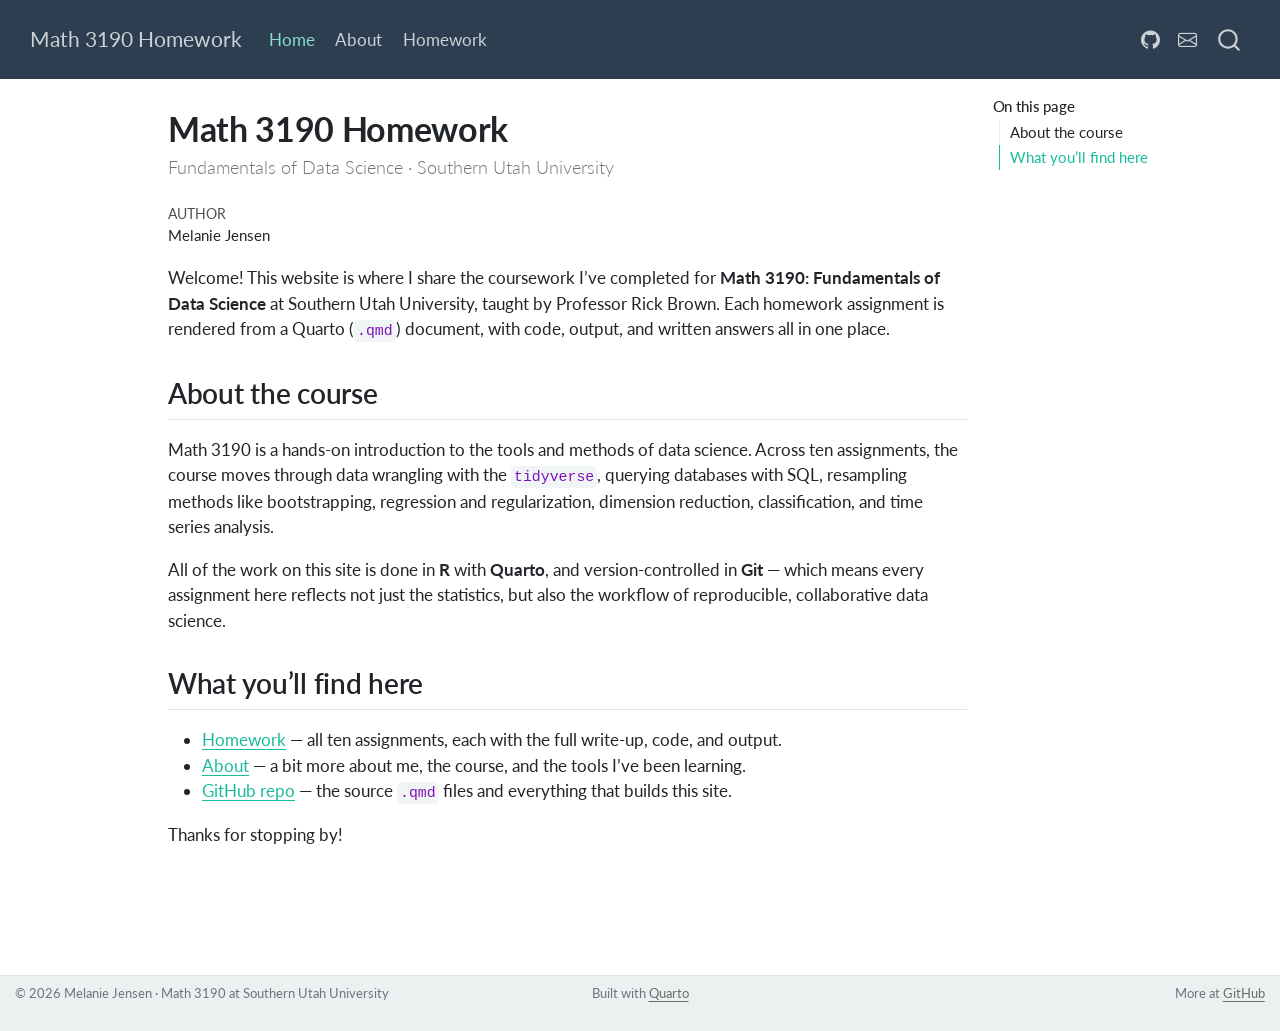
<file: docs/index.html>
<!DOCTYPE html>
<html xmlns="http://www.w3.org/1999/xhtml" lang="en" xml:lang="en"><head>

<meta charset="utf-8">
<meta name="generator" content="quarto-1.8.27">

<meta name="viewport" content="width=device-width, initial-scale=1.0, user-scalable=yes">

<meta name="author" content="Melanie Jensen">

<title>Math 3190 Homework</title>
<style>
code{white-space: pre-wrap;}
span.smallcaps{font-variant: small-caps;}
div.columns{display: flex; gap: min(4vw, 1.5em);}
div.column{flex: auto; overflow-x: auto;}
div.hanging-indent{margin-left: 1.5em; text-indent: -1.5em;}
ul.task-list{list-style: none;}
ul.task-list li input[type="checkbox"] {
  width: 0.8em;
  margin: 0 0.8em 0.2em -1em; /* quarto-specific, see https://github.com/quarto-dev/quarto-cli/issues/4556 */ 
  vertical-align: middle;
}
</style>


<script src="site_libs/quarto-nav/quarto-nav.js"></script>
<script src="site_libs/quarto-nav/headroom.min.js"></script>
<script src="site_libs/clipboard/clipboard.min.js"></script>
<script src="site_libs/quarto-search/autocomplete.umd.js"></script>
<script src="site_libs/quarto-search/fuse.min.js"></script>
<script src="site_libs/quarto-search/quarto-search.js"></script>
<meta name="quarto:offset" content="./">
<script src="site_libs/quarto-html/quarto.js" type="module"></script>
<script src="site_libs/quarto-html/tabsets/tabsets.js" type="module"></script>
<script src="site_libs/quarto-html/axe/axe-check.js" type="module"></script>
<script src="site_libs/quarto-html/popper.min.js"></script>
<script src="site_libs/quarto-html/tippy.umd.min.js"></script>
<script src="site_libs/quarto-html/anchor.min.js"></script>
<link href="site_libs/quarto-html/tippy.css" rel="stylesheet">
<link href="site_libs/quarto-html/quarto-syntax-highlighting-ed96de9b727972fe78a7b5d16c58bf87.css" rel="stylesheet" id="quarto-text-highlighting-styles">
<script src="site_libs/bootstrap/bootstrap.min.js"></script>
<link href="site_libs/bootstrap/bootstrap-icons.css" rel="stylesheet">
<link href="site_libs/bootstrap/bootstrap-8c3a547e10a8c3de9f014f5e0407a995.min.css" rel="stylesheet" append-hash="true" id="quarto-bootstrap" data-mode="light">
<script id="quarto-search-options" type="application/json">{
  "location": "navbar",
  "copy-button": false,
  "collapse-after": 3,
  "panel-placement": "end",
  "type": "overlay",
  "limit": 50,
  "keyboard-shortcut": [
    "f",
    "/",
    "s"
  ],
  "show-item-context": false,
  "language": {
    "search-no-results-text": "No results",
    "search-matching-documents-text": "matching documents",
    "search-copy-link-title": "Copy link to search",
    "search-hide-matches-text": "Hide additional matches",
    "search-more-match-text": "more match in this document",
    "search-more-matches-text": "more matches in this document",
    "search-clear-button-title": "Clear",
    "search-text-placeholder": "",
    "search-detached-cancel-button-title": "Cancel",
    "search-submit-button-title": "Submit",
    "search-label": "Search"
  }
}</script>


<link rel="stylesheet" href="styles.css">
</head>

<body class="nav-fixed quarto-light">

<div id="quarto-search-results"></div>
  <header id="quarto-header" class="headroom fixed-top">
    <nav class="navbar navbar-expand-lg " data-bs-theme="dark">
      <div class="navbar-container container-fluid">
      <div class="navbar-brand-container mx-auto">
    <a class="navbar-brand" href="./index.html">
    <span class="navbar-title">Math 3190 Homework</span>
    </a>
  </div>
            <div id="quarto-search" class="" title="Search"></div>
          <button class="navbar-toggler" type="button" data-bs-toggle="collapse" data-bs-target="#navbarCollapse" aria-controls="navbarCollapse" role="menu" aria-expanded="false" aria-label="Toggle navigation" onclick="if (window.quartoToggleHeadroom) { window.quartoToggleHeadroom(); }">
  <span class="navbar-toggler-icon"></span>
</button>
          <div class="collapse navbar-collapse" id="navbarCollapse">
            <ul class="navbar-nav navbar-nav-scroll me-auto">
  <li class="nav-item">
    <a class="nav-link active" href="./index.html" aria-current="page"> 
<span class="menu-text">Home</span></a>
  </li>  
  <li class="nav-item">
    <a class="nav-link" href="./about.html"> 
<span class="menu-text">About</span></a>
  </li>  
  <li class="nav-item">
    <a class="nav-link" href="./Homework/index.html"> 
<span class="menu-text">Homework</span></a>
  </li>  
</ul>
            <ul class="navbar-nav navbar-nav-scroll ms-auto">
  <li class="nav-item compact">
    <a class="nav-link" href="https://github.com/mjens328/Math_3190_Homework_Assignments"> <i class="bi bi-github" role="img" aria-label="GitHub">
</i> 
<span class="menu-text"></span></a>
  </li>  
  <li class="nav-item compact">
    <a class="nav-link" href="mailto:meljensen328@gmail.com"> <i class="bi bi-envelope" role="img" aria-label="Email">
</i> 
<span class="menu-text"></span></a>
  </li>  
</ul>
          </div> <!-- /navcollapse -->
            <div class="quarto-navbar-tools">
</div>
      </div> <!-- /container-fluid -->
    </nav>
</header>
<!-- content -->
<div id="quarto-content" class="quarto-container page-columns page-rows-contents page-layout-article page-navbar">
<!-- sidebar -->
<!-- margin-sidebar -->
    <div id="quarto-margin-sidebar" class="sidebar margin-sidebar">
        <nav id="TOC" role="doc-toc" class="toc-active">
    <h2 id="toc-title">On this page</h2>
   
  <ul>
  <li><a href="#about-the-course" id="toc-about-the-course" class="nav-link active" data-scroll-target="#about-the-course">About the course</a></li>
  <li><a href="#what-youll-find-here" id="toc-what-youll-find-here" class="nav-link" data-scroll-target="#what-youll-find-here">What you’ll find here</a></li>
  </ul>
</nav>
    </div>
<!-- main -->
<main class="content" id="quarto-document-content">

<header id="title-block-header" class="quarto-title-block default">
<div class="quarto-title">
<h1 class="title">Math 3190 Homework</h1>
<p class="subtitle lead">Fundamentals of Data Science · Southern Utah University</p>
</div>



<div class="quarto-title-meta">

    <div>
    <div class="quarto-title-meta-heading">Author</div>
    <div class="quarto-title-meta-contents">
             <p>Melanie Jensen </p>
          </div>
  </div>
    
  
    
  </div>
  


</header>


<p>Welcome! This website is where I share the coursework I’ve completed for <strong>Math 3190: Fundamentals of Data Science</strong> at Southern Utah University, taught by Professor Rick Brown. Each homework assignment is rendered from a Quarto (<code>.qmd</code>) document, with code, output, and written answers all in one place.</p>
<section id="about-the-course" class="level2">
<h2 class="anchored" data-anchor-id="about-the-course">About the course</h2>
<p>Math 3190 is a hands-on introduction to the tools and methods of data science. Across ten assignments, the course moves through data wrangling with the <code>tidyverse</code>, querying databases with SQL, resampling methods like bootstrapping, regression and regularization, dimension reduction, classification, and time series analysis.</p>
<p>All of the work on this site is done in <strong>R</strong> with <strong>Quarto</strong>, and version-controlled in <strong>Git</strong> — which means every assignment here reflects not just the statistics, but also the workflow of reproducible, collaborative data science.</p>
</section>
<section id="what-youll-find-here" class="level2">
<h2 class="anchored" data-anchor-id="what-youll-find-here">What you’ll find here</h2>
<ul>
<li><strong><a href="./Homework/index.html">Homework</a></strong> — all ten assignments, each with the full write-up, code, and output.</li>
<li><strong><a href="./about.html">About</a></strong> — a bit more about me, the course, and the tools I’ve been learning.</li>
<li><strong><a href="https://github.com/mjens328/Math_3190_Homework_Assignments">GitHub repo</a></strong> — the source <code>.qmd</code> files and everything that builds this site.</li>
</ul>
<p>Thanks for stopping by!</p>


</section>

</main> <!-- /main -->
<script id="quarto-html-after-body" type="application/javascript">
  window.document.addEventListener("DOMContentLoaded", function (event) {
    const icon = "";
    const anchorJS = new window.AnchorJS();
    anchorJS.options = {
      placement: 'right',
      icon: icon
    };
    anchorJS.add('.anchored');
    const isCodeAnnotation = (el) => {
      for (const clz of el.classList) {
        if (clz.startsWith('code-annotation-')) {                     
          return true;
        }
      }
      return false;
    }
    const onCopySuccess = function(e) {
      // button target
      const button = e.trigger;
      // don't keep focus
      button.blur();
      // flash "checked"
      button.classList.add('code-copy-button-checked');
      var currentTitle = button.getAttribute("title");
      button.setAttribute("title", "Copied!");
      let tooltip;
      if (window.bootstrap) {
        button.setAttribute("data-bs-toggle", "tooltip");
        button.setAttribute("data-bs-placement", "left");
        button.setAttribute("data-bs-title", "Copied!");
        tooltip = new bootstrap.Tooltip(button, 
          { trigger: "manual", 
            customClass: "code-copy-button-tooltip",
            offset: [0, -8]});
        tooltip.show();    
      }
      setTimeout(function() {
        if (tooltip) {
          tooltip.hide();
          button.removeAttribute("data-bs-title");
          button.removeAttribute("data-bs-toggle");
          button.removeAttribute("data-bs-placement");
        }
        button.setAttribute("title", currentTitle);
        button.classList.remove('code-copy-button-checked');
      }, 1000);
      // clear code selection
      e.clearSelection();
    }
    const getTextToCopy = function(trigger) {
      const outerScaffold = trigger.parentElement.cloneNode(true);
      const codeEl = outerScaffold.querySelector('code');
      for (const childEl of codeEl.children) {
        if (isCodeAnnotation(childEl)) {
          childEl.remove();
        }
      }
      return codeEl.innerText;
    }
    const clipboard = new window.ClipboardJS('.code-copy-button:not([data-in-quarto-modal])', {
      text: getTextToCopy
    });
    clipboard.on('success', onCopySuccess);
    if (window.document.getElementById('quarto-embedded-source-code-modal')) {
      const clipboardModal = new window.ClipboardJS('.code-copy-button[data-in-quarto-modal]', {
        text: getTextToCopy,
        container: window.document.getElementById('quarto-embedded-source-code-modal')
      });
      clipboardModal.on('success', onCopySuccess);
    }
      var localhostRegex = new RegExp(/^(?:http|https):\/\/localhost\:?[0-9]*\//);
      var mailtoRegex = new RegExp(/^mailto:/);
        var filterRegex = new RegExp('/' + window.location.host + '/');
      var isInternal = (href) => {
          return filterRegex.test(href) || localhostRegex.test(href) || mailtoRegex.test(href);
      }
      // Inspect non-navigation links and adorn them if external
     var links = window.document.querySelectorAll('a[href]:not(.nav-link):not(.navbar-brand):not(.toc-action):not(.sidebar-link):not(.sidebar-item-toggle):not(.pagination-link):not(.no-external):not([aria-hidden]):not(.dropdown-item):not(.quarto-navigation-tool):not(.about-link)');
      for (var i=0; i<links.length; i++) {
        const link = links[i];
        if (!isInternal(link.href)) {
          // undo the damage that might have been done by quarto-nav.js in the case of
          // links that we want to consider external
          if (link.dataset.originalHref !== undefined) {
            link.href = link.dataset.originalHref;
          }
            // target, if specified
            link.setAttribute("target", "_blank");
            if (link.getAttribute("rel") === null) {
              link.setAttribute("rel", "noopener");
            }
        }
      }
    function tippyHover(el, contentFn, onTriggerFn, onUntriggerFn) {
      const config = {
        allowHTML: true,
        maxWidth: 500,
        delay: 100,
        arrow: false,
        appendTo: function(el) {
            return el.parentElement;
        },
        interactive: true,
        interactiveBorder: 10,
        theme: 'quarto',
        placement: 'bottom-start',
      };
      if (contentFn) {
        config.content = contentFn;
      }
      if (onTriggerFn) {
        config.onTrigger = onTriggerFn;
      }
      if (onUntriggerFn) {
        config.onUntrigger = onUntriggerFn;
      }
      window.tippy(el, config); 
    }
    const noterefs = window.document.querySelectorAll('a[role="doc-noteref"]');
    for (var i=0; i<noterefs.length; i++) {
      const ref = noterefs[i];
      tippyHover(ref, function() {
        // use id or data attribute instead here
        let href = ref.getAttribute('data-footnote-href') || ref.getAttribute('href');
        try { href = new URL(href).hash; } catch {}
        const id = href.replace(/^#\/?/, "");
        const note = window.document.getElementById(id);
        if (note) {
          return note.innerHTML;
        } else {
          return "";
        }
      });
    }
    const xrefs = window.document.querySelectorAll('a.quarto-xref');
    const processXRef = (id, note) => {
      // Strip column container classes
      const stripColumnClz = (el) => {
        el.classList.remove("page-full", "page-columns");
        if (el.children) {
          for (const child of el.children) {
            stripColumnClz(child);
          }
        }
      }
      stripColumnClz(note)
      if (id === null || id.startsWith('sec-')) {
        // Special case sections, only their first couple elements
        const container = document.createElement("div");
        if (note.children && note.children.length > 2) {
          container.appendChild(note.children[0].cloneNode(true));
          for (let i = 1; i < note.children.length; i++) {
            const child = note.children[i];
            if (child.tagName === "P" && child.innerText === "") {
              continue;
            } else {
              container.appendChild(child.cloneNode(true));
              break;
            }
          }
          if (window.Quarto?.typesetMath) {
            window.Quarto.typesetMath(container);
          }
          return container.innerHTML
        } else {
          if (window.Quarto?.typesetMath) {
            window.Quarto.typesetMath(note);
          }
          return note.innerHTML;
        }
      } else {
        // Remove any anchor links if they are present
        const anchorLink = note.querySelector('a.anchorjs-link');
        if (anchorLink) {
          anchorLink.remove();
        }
        if (window.Quarto?.typesetMath) {
          window.Quarto.typesetMath(note);
        }
        if (note.classList.contains("callout")) {
          return note.outerHTML;
        } else {
          return note.innerHTML;
        }
      }
    }
    for (var i=0; i<xrefs.length; i++) {
      const xref = xrefs[i];
      tippyHover(xref, undefined, function(instance) {
        instance.disable();
        let url = xref.getAttribute('href');
        let hash = undefined; 
        if (url.startsWith('#')) {
          hash = url;
        } else {
          try { hash = new URL(url).hash; } catch {}
        }
        if (hash) {
          const id = hash.replace(/^#\/?/, "");
          const note = window.document.getElementById(id);
          if (note !== null) {
            try {
              const html = processXRef(id, note.cloneNode(true));
              instance.setContent(html);
            } finally {
              instance.enable();
              instance.show();
            }
          } else {
            // See if we can fetch this
            fetch(url.split('#')[0])
            .then(res => res.text())
            .then(html => {
              const parser = new DOMParser();
              const htmlDoc = parser.parseFromString(html, "text/html");
              const note = htmlDoc.getElementById(id);
              if (note !== null) {
                const html = processXRef(id, note);
                instance.setContent(html);
              } 
            }).finally(() => {
              instance.enable();
              instance.show();
            });
          }
        } else {
          // See if we can fetch a full url (with no hash to target)
          // This is a special case and we should probably do some content thinning / targeting
          fetch(url)
          .then(res => res.text())
          .then(html => {
            const parser = new DOMParser();
            const htmlDoc = parser.parseFromString(html, "text/html");
            const note = htmlDoc.querySelector('main.content');
            if (note !== null) {
              // This should only happen for chapter cross references
              // (since there is no id in the URL)
              // remove the first header
              if (note.children.length > 0 && note.children[0].tagName === "HEADER") {
                note.children[0].remove();
              }
              const html = processXRef(null, note);
              instance.setContent(html);
            } 
          }).finally(() => {
            instance.enable();
            instance.show();
          });
        }
      }, function(instance) {
      });
    }
        let selectedAnnoteEl;
        const selectorForAnnotation = ( cell, annotation) => {
          let cellAttr = 'data-code-cell="' + cell + '"';
          let lineAttr = 'data-code-annotation="' +  annotation + '"';
          const selector = 'span[' + cellAttr + '][' + lineAttr + ']';
          return selector;
        }
        const selectCodeLines = (annoteEl) => {
          const doc = window.document;
          const targetCell = annoteEl.getAttribute("data-target-cell");
          const targetAnnotation = annoteEl.getAttribute("data-target-annotation");
          const annoteSpan = window.document.querySelector(selectorForAnnotation(targetCell, targetAnnotation));
          const lines = annoteSpan.getAttribute("data-code-lines").split(",");
          const lineIds = lines.map((line) => {
            return targetCell + "-" + line;
          })
          let top = null;
          let height = null;
          let parent = null;
          if (lineIds.length > 0) {
              //compute the position of the single el (top and bottom and make a div)
              const el = window.document.getElementById(lineIds[0]);
              top = el.offsetTop;
              height = el.offsetHeight;
              parent = el.parentElement.parentElement;
            if (lineIds.length > 1) {
              const lastEl = window.document.getElementById(lineIds[lineIds.length - 1]);
              const bottom = lastEl.offsetTop + lastEl.offsetHeight;
              height = bottom - top;
            }
            if (top !== null && height !== null && parent !== null) {
              // cook up a div (if necessary) and position it 
              let div = window.document.getElementById("code-annotation-line-highlight");
              if (div === null) {
                div = window.document.createElement("div");
                div.setAttribute("id", "code-annotation-line-highlight");
                div.style.position = 'absolute';
                parent.appendChild(div);
              }
              div.style.top = top - 2 + "px";
              div.style.height = height + 4 + "px";
              div.style.left = 0;
              let gutterDiv = window.document.getElementById("code-annotation-line-highlight-gutter");
              if (gutterDiv === null) {
                gutterDiv = window.document.createElement("div");
                gutterDiv.setAttribute("id", "code-annotation-line-highlight-gutter");
                gutterDiv.style.position = 'absolute';
                const codeCell = window.document.getElementById(targetCell);
                const gutter = codeCell.querySelector('.code-annotation-gutter');
                gutter.appendChild(gutterDiv);
              }
              gutterDiv.style.top = top - 2 + "px";
              gutterDiv.style.height = height + 4 + "px";
            }
            selectedAnnoteEl = annoteEl;
          }
        };
        const unselectCodeLines = () => {
          const elementsIds = ["code-annotation-line-highlight", "code-annotation-line-highlight-gutter"];
          elementsIds.forEach((elId) => {
            const div = window.document.getElementById(elId);
            if (div) {
              div.remove();
            }
          });
          selectedAnnoteEl = undefined;
        };
          // Handle positioning of the toggle
      window.addEventListener(
        "resize",
        throttle(() => {
          elRect = undefined;
          if (selectedAnnoteEl) {
            selectCodeLines(selectedAnnoteEl);
          }
        }, 10)
      );
      function throttle(fn, ms) {
      let throttle = false;
      let timer;
        return (...args) => {
          if(!throttle) { // first call gets through
              fn.apply(this, args);
              throttle = true;
          } else { // all the others get throttled
              if(timer) clearTimeout(timer); // cancel #2
              timer = setTimeout(() => {
                fn.apply(this, args);
                timer = throttle = false;
              }, ms);
          }
        };
      }
        // Attach click handler to the DT
        const annoteDls = window.document.querySelectorAll('dt[data-target-cell]');
        for (const annoteDlNode of annoteDls) {
          annoteDlNode.addEventListener('click', (event) => {
            const clickedEl = event.target;
            if (clickedEl !== selectedAnnoteEl) {
              unselectCodeLines();
              const activeEl = window.document.querySelector('dt[data-target-cell].code-annotation-active');
              if (activeEl) {
                activeEl.classList.remove('code-annotation-active');
              }
              selectCodeLines(clickedEl);
              clickedEl.classList.add('code-annotation-active');
            } else {
              // Unselect the line
              unselectCodeLines();
              clickedEl.classList.remove('code-annotation-active');
            }
          });
        }
    const findCites = (el) => {
      const parentEl = el.parentElement;
      if (parentEl) {
        const cites = parentEl.dataset.cites;
        if (cites) {
          return {
            el,
            cites: cites.split(' ')
          };
        } else {
          return findCites(el.parentElement)
        }
      } else {
        return undefined;
      }
    };
    var bibliorefs = window.document.querySelectorAll('a[role="doc-biblioref"]');
    for (var i=0; i<bibliorefs.length; i++) {
      const ref = bibliorefs[i];
      const citeInfo = findCites(ref);
      if (citeInfo) {
        tippyHover(citeInfo.el, function() {
          var popup = window.document.createElement('div');
          citeInfo.cites.forEach(function(cite) {
            var citeDiv = window.document.createElement('div');
            citeDiv.classList.add('hanging-indent');
            citeDiv.classList.add('csl-entry');
            var biblioDiv = window.document.getElementById('ref-' + cite);
            if (biblioDiv) {
              citeDiv.innerHTML = biblioDiv.innerHTML;
            }
            popup.appendChild(citeDiv);
          });
          return popup.innerHTML;
        });
      }
    }
  });
  </script>
</div> <!-- /content -->
<footer class="footer">
  <div class="nav-footer">
    <div class="nav-footer-left">
<p>© 2026 Melanie Jensen · Math 3190 at Southern Utah University</p>
</div>   
    <div class="nav-footer-center">
<p>Built with <a href="https://quarto.org/">Quarto</a></p>
</div>
    <div class="nav-footer-right">
<p>More at <a href="https://github.com/mjens328/Math_3190_Homework_Assignments">GitHub</a></p>
</div>
  </div>
</footer>




</body></html>
</file>
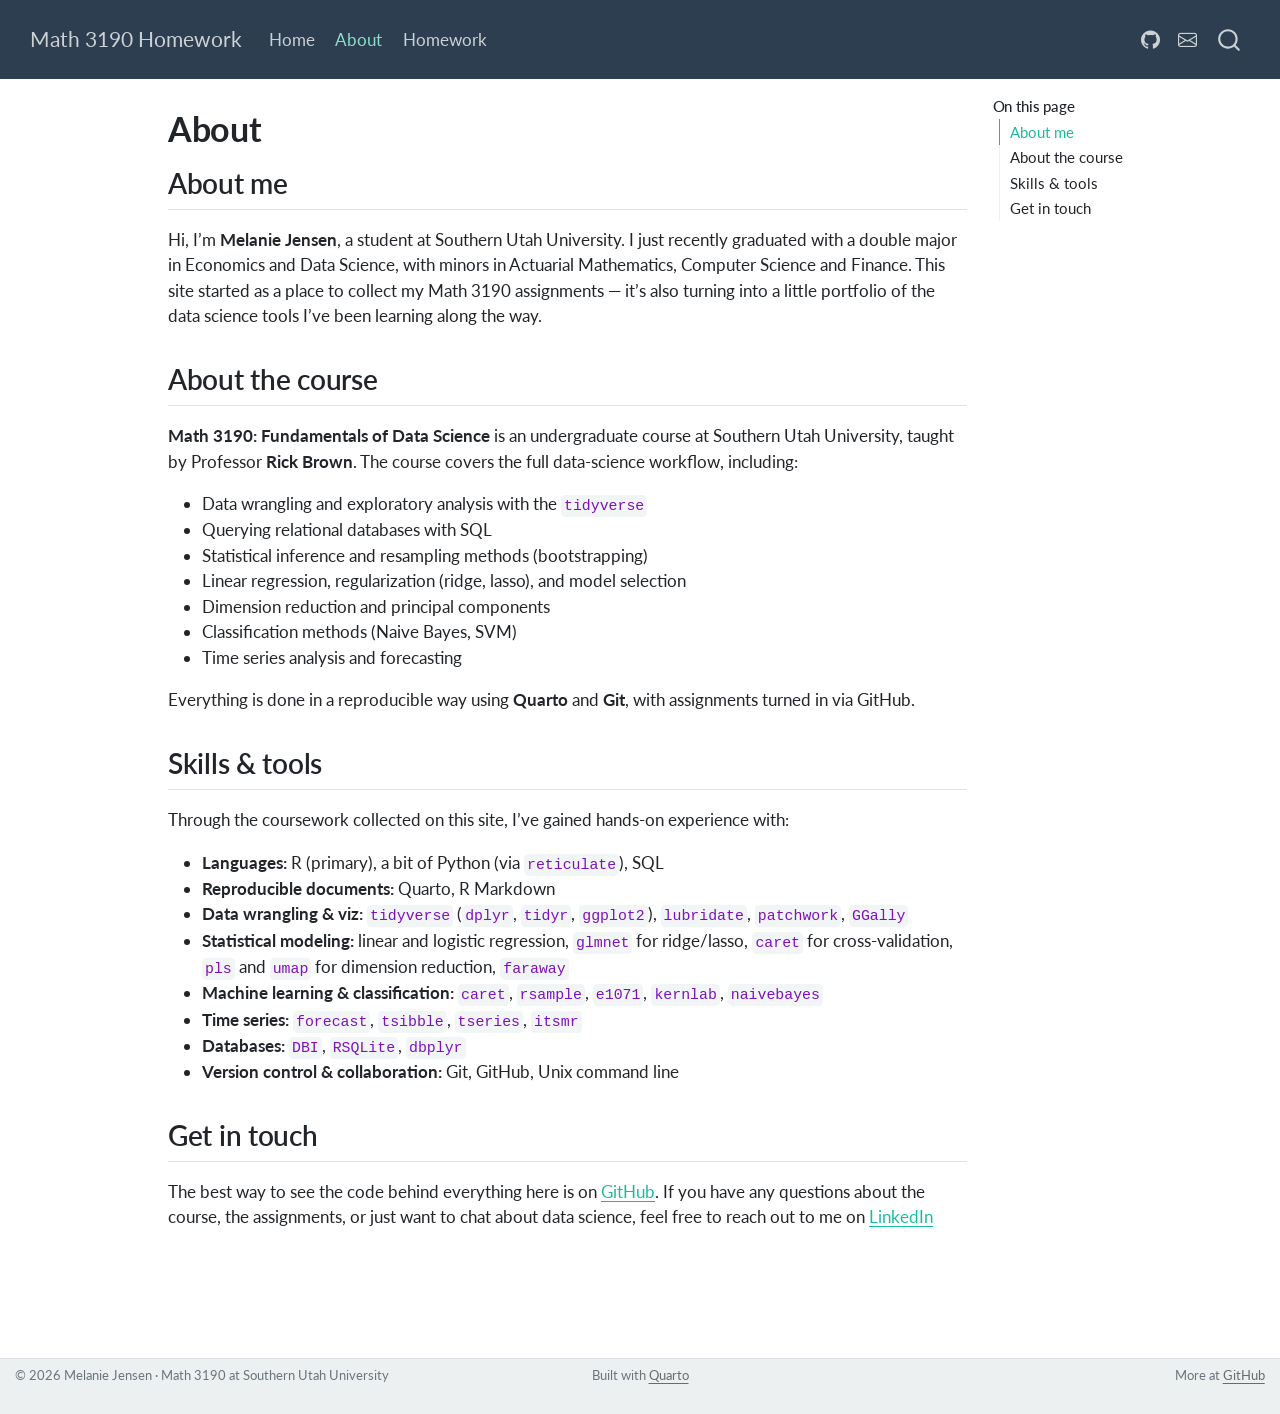
<file: docs/about.html>
<!DOCTYPE html>
<html xmlns="http://www.w3.org/1999/xhtml" lang="en" xml:lang="en"><head>

<meta charset="utf-8">
<meta name="generator" content="quarto-1.8.27">

<meta name="viewport" content="width=device-width, initial-scale=1.0, user-scalable=yes">


<title>About – Math 3190 Homework</title>
<style>
code{white-space: pre-wrap;}
span.smallcaps{font-variant: small-caps;}
div.columns{display: flex; gap: min(4vw, 1.5em);}
div.column{flex: auto; overflow-x: auto;}
div.hanging-indent{margin-left: 1.5em; text-indent: -1.5em;}
ul.task-list{list-style: none;}
ul.task-list li input[type="checkbox"] {
  width: 0.8em;
  margin: 0 0.8em 0.2em -1em; /* quarto-specific, see https://github.com/quarto-dev/quarto-cli/issues/4556 */ 
  vertical-align: middle;
}
</style>


<script src="site_libs/quarto-nav/quarto-nav.js"></script>
<script src="site_libs/quarto-nav/headroom.min.js"></script>
<script src="site_libs/clipboard/clipboard.min.js"></script>
<script src="site_libs/quarto-search/autocomplete.umd.js"></script>
<script src="site_libs/quarto-search/fuse.min.js"></script>
<script src="site_libs/quarto-search/quarto-search.js"></script>
<meta name="quarto:offset" content="./">
<script src="site_libs/quarto-html/quarto.js" type="module"></script>
<script src="site_libs/quarto-html/tabsets/tabsets.js" type="module"></script>
<script src="site_libs/quarto-html/axe/axe-check.js" type="module"></script>
<script src="site_libs/quarto-html/popper.min.js"></script>
<script src="site_libs/quarto-html/tippy.umd.min.js"></script>
<script src="site_libs/quarto-html/anchor.min.js"></script>
<link href="site_libs/quarto-html/tippy.css" rel="stylesheet">
<link href="site_libs/quarto-html/quarto-syntax-highlighting-ed96de9b727972fe78a7b5d16c58bf87.css" rel="stylesheet" id="quarto-text-highlighting-styles">
<script src="site_libs/bootstrap/bootstrap.min.js"></script>
<link href="site_libs/bootstrap/bootstrap-icons.css" rel="stylesheet">
<link href="site_libs/bootstrap/bootstrap-8c3a547e10a8c3de9f014f5e0407a995.min.css" rel="stylesheet" append-hash="true" id="quarto-bootstrap" data-mode="light">
<script id="quarto-search-options" type="application/json">{
  "location": "navbar",
  "copy-button": false,
  "collapse-after": 3,
  "panel-placement": "end",
  "type": "overlay",
  "limit": 50,
  "keyboard-shortcut": [
    "f",
    "/",
    "s"
  ],
  "show-item-context": false,
  "language": {
    "search-no-results-text": "No results",
    "search-matching-documents-text": "matching documents",
    "search-copy-link-title": "Copy link to search",
    "search-hide-matches-text": "Hide additional matches",
    "search-more-match-text": "more match in this document",
    "search-more-matches-text": "more matches in this document",
    "search-clear-button-title": "Clear",
    "search-text-placeholder": "",
    "search-detached-cancel-button-title": "Cancel",
    "search-submit-button-title": "Submit",
    "search-label": "Search"
  }
}</script>


<link rel="stylesheet" href="styles.css">
</head>

<body class="nav-fixed quarto-light">

<div id="quarto-search-results"></div>
  <header id="quarto-header" class="headroom fixed-top">
    <nav class="navbar navbar-expand-lg " data-bs-theme="dark">
      <div class="navbar-container container-fluid">
      <div class="navbar-brand-container mx-auto">
    <a class="navbar-brand" href="./index.html">
    <span class="navbar-title">Math 3190 Homework</span>
    </a>
  </div>
            <div id="quarto-search" class="" title="Search"></div>
          <button class="navbar-toggler" type="button" data-bs-toggle="collapse" data-bs-target="#navbarCollapse" aria-controls="navbarCollapse" role="menu" aria-expanded="false" aria-label="Toggle navigation" onclick="if (window.quartoToggleHeadroom) { window.quartoToggleHeadroom(); }">
  <span class="navbar-toggler-icon"></span>
</button>
          <div class="collapse navbar-collapse" id="navbarCollapse">
            <ul class="navbar-nav navbar-nav-scroll me-auto">
  <li class="nav-item">
    <a class="nav-link" href="./index.html"> 
<span class="menu-text">Home</span></a>
  </li>  
  <li class="nav-item">
    <a class="nav-link active" href="./about.html" aria-current="page"> 
<span class="menu-text">About</span></a>
  </li>  
  <li class="nav-item">
    <a class="nav-link" href="./Homework/index.html"> 
<span class="menu-text">Homework</span></a>
  </li>  
</ul>
            <ul class="navbar-nav navbar-nav-scroll ms-auto">
  <li class="nav-item compact">
    <a class="nav-link" href="https://github.com/mjens328/Math_3190_Homework_Assignments"> <i class="bi bi-github" role="img" aria-label="GitHub">
</i> 
<span class="menu-text"></span></a>
  </li>  
  <li class="nav-item compact">
    <a class="nav-link" href="mailto:meljensen328@gmail.com"> <i class="bi bi-envelope" role="img" aria-label="Email">
</i> 
<span class="menu-text"></span></a>
  </li>  
</ul>
          </div> <!-- /navcollapse -->
            <div class="quarto-navbar-tools">
</div>
      </div> <!-- /container-fluid -->
    </nav>
</header>
<!-- content -->
<div id="quarto-content" class="quarto-container page-columns page-rows-contents page-layout-article page-navbar">
<!-- sidebar -->
<!-- margin-sidebar -->
    <div id="quarto-margin-sidebar" class="sidebar margin-sidebar">
        <nav id="TOC" role="doc-toc" class="toc-active">
    <h2 id="toc-title">On this page</h2>
   
  <ul>
  <li><a href="#about-me" id="toc-about-me" class="nav-link active" data-scroll-target="#about-me">About me</a></li>
  <li><a href="#about-the-course" id="toc-about-the-course" class="nav-link" data-scroll-target="#about-the-course">About the course</a></li>
  <li><a href="#skills-tools" id="toc-skills-tools" class="nav-link" data-scroll-target="#skills-tools">Skills &amp; tools</a></li>
  <li><a href="#get-in-touch" id="toc-get-in-touch" class="nav-link" data-scroll-target="#get-in-touch">Get in touch</a></li>
  </ul>
</nav>
    </div>
<!-- main -->
<main class="content" id="quarto-document-content">

<header id="title-block-header" class="quarto-title-block default">
<div class="quarto-title">
<h1 class="title">About</h1>
</div>



<div class="quarto-title-meta">

    
  
    
  </div>
  


</header>


<section id="about-me" class="level2">
<h2 class="anchored" data-anchor-id="about-me">About me</h2>
<p>Hi, I’m <strong>Melanie Jensen</strong>, a student at Southern Utah University. I just recently graduated with a double major in Economics and Data Science, with minors in Actuarial Mathematics, Computer Science and Finance. This site started as a place to collect my Math 3190 assignments — it’s also turning into a little portfolio of the data science tools I’ve been learning along the way.</p>
</section>
<section id="about-the-course" class="level2">
<h2 class="anchored" data-anchor-id="about-the-course">About the course</h2>
<p><strong>Math 3190: Fundamentals of Data Science</strong> is an undergraduate course at Southern Utah University, taught by Professor <strong>Rick Brown</strong>. The course covers the full data-science workflow, including:</p>
<ul>
<li>Data wrangling and exploratory analysis with the <code>tidyverse</code></li>
<li>Querying relational databases with SQL</li>
<li>Statistical inference and resampling methods (bootstrapping)</li>
<li>Linear regression, regularization (ridge, lasso), and model selection</li>
<li>Dimension reduction and principal components</li>
<li>Classification methods (Naive Bayes, SVM)</li>
<li>Time series analysis and forecasting</li>
</ul>
<p>Everything is done in a reproducible way using <strong>Quarto</strong> and <strong>Git</strong>, with assignments turned in via GitHub.</p>
</section>
<section id="skills-tools" class="level2">
<h2 class="anchored" data-anchor-id="skills-tools">Skills &amp; tools</h2>
<p>Through the coursework collected on this site, I’ve gained hands-on experience with:</p>
<ul>
<li><strong>Languages:</strong> R (primary), a bit of Python (via <code>reticulate</code>), SQL</li>
<li><strong>Reproducible documents:</strong> Quarto, R Markdown</li>
<li><strong>Data wrangling &amp; viz:</strong> <code>tidyverse</code> (<code>dplyr</code>, <code>tidyr</code>, <code>ggplot2</code>), <code>lubridate</code>, <code>patchwork</code>, <code>GGally</code></li>
<li><strong>Statistical modeling:</strong> linear and logistic regression, <code>glmnet</code> for ridge/lasso, <code>caret</code> for cross-validation, <code>pls</code> and <code>umap</code> for dimension reduction, <code>faraway</code></li>
<li><strong>Machine learning &amp; classification:</strong> <code>caret</code>, <code>rsample</code>, <code>e1071</code>, <code>kernlab</code>, <code>naivebayes</code></li>
<li><strong>Time series:</strong> <code>forecast</code>, <code>tsibble</code>, <code>tseries</code>, <code>itsmr</code></li>
<li><strong>Databases:</strong> <code>DBI</code>, <code>RSQLite</code>, <code>dbplyr</code></li>
<li><strong>Version control &amp; collaboration:</strong> Git, GitHub, Unix command line</li>
</ul>
</section>
<section id="get-in-touch" class="level2">
<h2 class="anchored" data-anchor-id="get-in-touch">Get in touch</h2>
<p>The best way to see the code behind everything here is on <a href="https://github.com/mjens328/Math_3190_Homework_Assignments">GitHub</a>. If you have any questions about the course, the assignments, or just want to chat about data science, feel free to reach out to me on <a href="https://www.linkedin.com/in/melanie-jensen/">LinkedIn</a></p>


</section>

</main> <!-- /main -->
<script id="quarto-html-after-body" type="application/javascript">
  window.document.addEventListener("DOMContentLoaded", function (event) {
    const icon = "";
    const anchorJS = new window.AnchorJS();
    anchorJS.options = {
      placement: 'right',
      icon: icon
    };
    anchorJS.add('.anchored');
    const isCodeAnnotation = (el) => {
      for (const clz of el.classList) {
        if (clz.startsWith('code-annotation-')) {                     
          return true;
        }
      }
      return false;
    }
    const onCopySuccess = function(e) {
      // button target
      const button = e.trigger;
      // don't keep focus
      button.blur();
      // flash "checked"
      button.classList.add('code-copy-button-checked');
      var currentTitle = button.getAttribute("title");
      button.setAttribute("title", "Copied!");
      let tooltip;
      if (window.bootstrap) {
        button.setAttribute("data-bs-toggle", "tooltip");
        button.setAttribute("data-bs-placement", "left");
        button.setAttribute("data-bs-title", "Copied!");
        tooltip = new bootstrap.Tooltip(button, 
          { trigger: "manual", 
            customClass: "code-copy-button-tooltip",
            offset: [0, -8]});
        tooltip.show();    
      }
      setTimeout(function() {
        if (tooltip) {
          tooltip.hide();
          button.removeAttribute("data-bs-title");
          button.removeAttribute("data-bs-toggle");
          button.removeAttribute("data-bs-placement");
        }
        button.setAttribute("title", currentTitle);
        button.classList.remove('code-copy-button-checked');
      }, 1000);
      // clear code selection
      e.clearSelection();
    }
    const getTextToCopy = function(trigger) {
      const outerScaffold = trigger.parentElement.cloneNode(true);
      const codeEl = outerScaffold.querySelector('code');
      for (const childEl of codeEl.children) {
        if (isCodeAnnotation(childEl)) {
          childEl.remove();
        }
      }
      return codeEl.innerText;
    }
    const clipboard = new window.ClipboardJS('.code-copy-button:not([data-in-quarto-modal])', {
      text: getTextToCopy
    });
    clipboard.on('success', onCopySuccess);
    if (window.document.getElementById('quarto-embedded-source-code-modal')) {
      const clipboardModal = new window.ClipboardJS('.code-copy-button[data-in-quarto-modal]', {
        text: getTextToCopy,
        container: window.document.getElementById('quarto-embedded-source-code-modal')
      });
      clipboardModal.on('success', onCopySuccess);
    }
      var localhostRegex = new RegExp(/^(?:http|https):\/\/localhost\:?[0-9]*\//);
      var mailtoRegex = new RegExp(/^mailto:/);
        var filterRegex = new RegExp('/' + window.location.host + '/');
      var isInternal = (href) => {
          return filterRegex.test(href) || localhostRegex.test(href) || mailtoRegex.test(href);
      }
      // Inspect non-navigation links and adorn them if external
     var links = window.document.querySelectorAll('a[href]:not(.nav-link):not(.navbar-brand):not(.toc-action):not(.sidebar-link):not(.sidebar-item-toggle):not(.pagination-link):not(.no-external):not([aria-hidden]):not(.dropdown-item):not(.quarto-navigation-tool):not(.about-link)');
      for (var i=0; i<links.length; i++) {
        const link = links[i];
        if (!isInternal(link.href)) {
          // undo the damage that might have been done by quarto-nav.js in the case of
          // links that we want to consider external
          if (link.dataset.originalHref !== undefined) {
            link.href = link.dataset.originalHref;
          }
            // target, if specified
            link.setAttribute("target", "_blank");
            if (link.getAttribute("rel") === null) {
              link.setAttribute("rel", "noopener");
            }
        }
      }
    function tippyHover(el, contentFn, onTriggerFn, onUntriggerFn) {
      const config = {
        allowHTML: true,
        maxWidth: 500,
        delay: 100,
        arrow: false,
        appendTo: function(el) {
            return el.parentElement;
        },
        interactive: true,
        interactiveBorder: 10,
        theme: 'quarto',
        placement: 'bottom-start',
      };
      if (contentFn) {
        config.content = contentFn;
      }
      if (onTriggerFn) {
        config.onTrigger = onTriggerFn;
      }
      if (onUntriggerFn) {
        config.onUntrigger = onUntriggerFn;
      }
      window.tippy(el, config); 
    }
    const noterefs = window.document.querySelectorAll('a[role="doc-noteref"]');
    for (var i=0; i<noterefs.length; i++) {
      const ref = noterefs[i];
      tippyHover(ref, function() {
        // use id or data attribute instead here
        let href = ref.getAttribute('data-footnote-href') || ref.getAttribute('href');
        try { href = new URL(href).hash; } catch {}
        const id = href.replace(/^#\/?/, "");
        const note = window.document.getElementById(id);
        if (note) {
          return note.innerHTML;
        } else {
          return "";
        }
      });
    }
    const xrefs = window.document.querySelectorAll('a.quarto-xref');
    const processXRef = (id, note) => {
      // Strip column container classes
      const stripColumnClz = (el) => {
        el.classList.remove("page-full", "page-columns");
        if (el.children) {
          for (const child of el.children) {
            stripColumnClz(child);
          }
        }
      }
      stripColumnClz(note)
      if (id === null || id.startsWith('sec-')) {
        // Special case sections, only their first couple elements
        const container = document.createElement("div");
        if (note.children && note.children.length > 2) {
          container.appendChild(note.children[0].cloneNode(true));
          for (let i = 1; i < note.children.length; i++) {
            const child = note.children[i];
            if (child.tagName === "P" && child.innerText === "") {
              continue;
            } else {
              container.appendChild(child.cloneNode(true));
              break;
            }
          }
          if (window.Quarto?.typesetMath) {
            window.Quarto.typesetMath(container);
          }
          return container.innerHTML
        } else {
          if (window.Quarto?.typesetMath) {
            window.Quarto.typesetMath(note);
          }
          return note.innerHTML;
        }
      } else {
        // Remove any anchor links if they are present
        const anchorLink = note.querySelector('a.anchorjs-link');
        if (anchorLink) {
          anchorLink.remove();
        }
        if (window.Quarto?.typesetMath) {
          window.Quarto.typesetMath(note);
        }
        if (note.classList.contains("callout")) {
          return note.outerHTML;
        } else {
          return note.innerHTML;
        }
      }
    }
    for (var i=0; i<xrefs.length; i++) {
      const xref = xrefs[i];
      tippyHover(xref, undefined, function(instance) {
        instance.disable();
        let url = xref.getAttribute('href');
        let hash = undefined; 
        if (url.startsWith('#')) {
          hash = url;
        } else {
          try { hash = new URL(url).hash; } catch {}
        }
        if (hash) {
          const id = hash.replace(/^#\/?/, "");
          const note = window.document.getElementById(id);
          if (note !== null) {
            try {
              const html = processXRef(id, note.cloneNode(true));
              instance.setContent(html);
            } finally {
              instance.enable();
              instance.show();
            }
          } else {
            // See if we can fetch this
            fetch(url.split('#')[0])
            .then(res => res.text())
            .then(html => {
              const parser = new DOMParser();
              const htmlDoc = parser.parseFromString(html, "text/html");
              const note = htmlDoc.getElementById(id);
              if (note !== null) {
                const html = processXRef(id, note);
                instance.setContent(html);
              } 
            }).finally(() => {
              instance.enable();
              instance.show();
            });
          }
        } else {
          // See if we can fetch a full url (with no hash to target)
          // This is a special case and we should probably do some content thinning / targeting
          fetch(url)
          .then(res => res.text())
          .then(html => {
            const parser = new DOMParser();
            const htmlDoc = parser.parseFromString(html, "text/html");
            const note = htmlDoc.querySelector('main.content');
            if (note !== null) {
              // This should only happen for chapter cross references
              // (since there is no id in the URL)
              // remove the first header
              if (note.children.length > 0 && note.children[0].tagName === "HEADER") {
                note.children[0].remove();
              }
              const html = processXRef(null, note);
              instance.setContent(html);
            } 
          }).finally(() => {
            instance.enable();
            instance.show();
          });
        }
      }, function(instance) {
      });
    }
        let selectedAnnoteEl;
        const selectorForAnnotation = ( cell, annotation) => {
          let cellAttr = 'data-code-cell="' + cell + '"';
          let lineAttr = 'data-code-annotation="' +  annotation + '"';
          const selector = 'span[' + cellAttr + '][' + lineAttr + ']';
          return selector;
        }
        const selectCodeLines = (annoteEl) => {
          const doc = window.document;
          const targetCell = annoteEl.getAttribute("data-target-cell");
          const targetAnnotation = annoteEl.getAttribute("data-target-annotation");
          const annoteSpan = window.document.querySelector(selectorForAnnotation(targetCell, targetAnnotation));
          const lines = annoteSpan.getAttribute("data-code-lines").split(",");
          const lineIds = lines.map((line) => {
            return targetCell + "-" + line;
          })
          let top = null;
          let height = null;
          let parent = null;
          if (lineIds.length > 0) {
              //compute the position of the single el (top and bottom and make a div)
              const el = window.document.getElementById(lineIds[0]);
              top = el.offsetTop;
              height = el.offsetHeight;
              parent = el.parentElement.parentElement;
            if (lineIds.length > 1) {
              const lastEl = window.document.getElementById(lineIds[lineIds.length - 1]);
              const bottom = lastEl.offsetTop + lastEl.offsetHeight;
              height = bottom - top;
            }
            if (top !== null && height !== null && parent !== null) {
              // cook up a div (if necessary) and position it 
              let div = window.document.getElementById("code-annotation-line-highlight");
              if (div === null) {
                div = window.document.createElement("div");
                div.setAttribute("id", "code-annotation-line-highlight");
                div.style.position = 'absolute';
                parent.appendChild(div);
              }
              div.style.top = top - 2 + "px";
              div.style.height = height + 4 + "px";
              div.style.left = 0;
              let gutterDiv = window.document.getElementById("code-annotation-line-highlight-gutter");
              if (gutterDiv === null) {
                gutterDiv = window.document.createElement("div");
                gutterDiv.setAttribute("id", "code-annotation-line-highlight-gutter");
                gutterDiv.style.position = 'absolute';
                const codeCell = window.document.getElementById(targetCell);
                const gutter = codeCell.querySelector('.code-annotation-gutter');
                gutter.appendChild(gutterDiv);
              }
              gutterDiv.style.top = top - 2 + "px";
              gutterDiv.style.height = height + 4 + "px";
            }
            selectedAnnoteEl = annoteEl;
          }
        };
        const unselectCodeLines = () => {
          const elementsIds = ["code-annotation-line-highlight", "code-annotation-line-highlight-gutter"];
          elementsIds.forEach((elId) => {
            const div = window.document.getElementById(elId);
            if (div) {
              div.remove();
            }
          });
          selectedAnnoteEl = undefined;
        };
          // Handle positioning of the toggle
      window.addEventListener(
        "resize",
        throttle(() => {
          elRect = undefined;
          if (selectedAnnoteEl) {
            selectCodeLines(selectedAnnoteEl);
          }
        }, 10)
      );
      function throttle(fn, ms) {
      let throttle = false;
      let timer;
        return (...args) => {
          if(!throttle) { // first call gets through
              fn.apply(this, args);
              throttle = true;
          } else { // all the others get throttled
              if(timer) clearTimeout(timer); // cancel #2
              timer = setTimeout(() => {
                fn.apply(this, args);
                timer = throttle = false;
              }, ms);
          }
        };
      }
        // Attach click handler to the DT
        const annoteDls = window.document.querySelectorAll('dt[data-target-cell]');
        for (const annoteDlNode of annoteDls) {
          annoteDlNode.addEventListener('click', (event) => {
            const clickedEl = event.target;
            if (clickedEl !== selectedAnnoteEl) {
              unselectCodeLines();
              const activeEl = window.document.querySelector('dt[data-target-cell].code-annotation-active');
              if (activeEl) {
                activeEl.classList.remove('code-annotation-active');
              }
              selectCodeLines(clickedEl);
              clickedEl.classList.add('code-annotation-active');
            } else {
              // Unselect the line
              unselectCodeLines();
              clickedEl.classList.remove('code-annotation-active');
            }
          });
        }
    const findCites = (el) => {
      const parentEl = el.parentElement;
      if (parentEl) {
        const cites = parentEl.dataset.cites;
        if (cites) {
          return {
            el,
            cites: cites.split(' ')
          };
        } else {
          return findCites(el.parentElement)
        }
      } else {
        return undefined;
      }
    };
    var bibliorefs = window.document.querySelectorAll('a[role="doc-biblioref"]');
    for (var i=0; i<bibliorefs.length; i++) {
      const ref = bibliorefs[i];
      const citeInfo = findCites(ref);
      if (citeInfo) {
        tippyHover(citeInfo.el, function() {
          var popup = window.document.createElement('div');
          citeInfo.cites.forEach(function(cite) {
            var citeDiv = window.document.createElement('div');
            citeDiv.classList.add('hanging-indent');
            citeDiv.classList.add('csl-entry');
            var biblioDiv = window.document.getElementById('ref-' + cite);
            if (biblioDiv) {
              citeDiv.innerHTML = biblioDiv.innerHTML;
            }
            popup.appendChild(citeDiv);
          });
          return popup.innerHTML;
        });
      }
    }
  });
  </script>
</div> <!-- /content -->
<footer class="footer">
  <div class="nav-footer">
    <div class="nav-footer-left">
<p>© 2026 Melanie Jensen · Math 3190 at Southern Utah University</p>
</div>   
    <div class="nav-footer-center">
<p>Built with <a href="https://quarto.org/">Quarto</a></p>
</div>
    <div class="nav-footer-right">
<p>More at <a href="https://github.com/mjens328/Math_3190_Homework_Assignments">GitHub</a></p>
</div>
  </div>
</footer>




</body></html>
</file>
<file: docs/site_libs/quarto-html/tippy.css>
.tippy-box[data-animation=fade][data-state=hidden]{opacity:0}[data-tippy-root]{max-width:calc(100vw - 10px)}.tippy-box{position:relative;background-color:#333;color:#fff;border-radius:4px;font-size:14px;line-height:1.4;white-space:normal;outline:0;transition-property:transform,visibility,opacity}.tippy-box[data-placement^=top]>.tippy-arrow{bottom:0}.tippy-box[data-placement^=top]>.tippy-arrow:before{bottom:-7px;left:0;border-width:8px 8px 0;border-top-color:initial;transform-origin:center top}.tippy-box[data-placement^=bottom]>.tippy-arrow{top:0}.tippy-box[data-placement^=bottom]>.tippy-arrow:before{top:-7px;left:0;border-width:0 8px 8px;border-bottom-color:initial;transform-origin:center bottom}.tippy-box[data-placement^=left]>.tippy-arrow{right:0}.tippy-box[data-placement^=left]>.tippy-arrow:before{border-width:8px 0 8px 8px;border-left-color:initial;right:-7px;transform-origin:center left}.tippy-box[data-placement^=right]>.tippy-arrow{left:0}.tippy-box[data-placement^=right]>.tippy-arrow:before{left:-7px;border-width:8px 8px 8px 0;border-right-color:initial;transform-origin:center right}.tippy-box[data-inertia][data-state=visible]{transition-timing-function:cubic-bezier(.54,1.5,.38,1.11)}.tippy-arrow{width:16px;height:16px;color:#333}.tippy-arrow:before{content:"";position:absolute;border-color:transparent;border-style:solid}.tippy-content{position:relative;padding:5px 9px;z-index:1}
</file>
<file: docs/site_libs/quarto-html/quarto-syntax-highlighting-ed96de9b727972fe78a7b5d16c58bf87.css>
/* quarto syntax highlight colors */
:root {
  --quarto-hl-ot-color: #003B4F;
  --quarto-hl-at-color: #657422;
  --quarto-hl-ss-color: #20794D;
  --quarto-hl-an-color: #5E5E5E;
  --quarto-hl-fu-color: #4758AB;
  --quarto-hl-st-color: #20794D;
  --quarto-hl-cf-color: #003B4F;
  --quarto-hl-op-color: #5E5E5E;
  --quarto-hl-er-color: #AD0000;
  --quarto-hl-bn-color: #AD0000;
  --quarto-hl-al-color: #AD0000;
  --quarto-hl-va-color: #111111;
  --quarto-hl-bu-color: inherit;
  --quarto-hl-ex-color: inherit;
  --quarto-hl-pp-color: #AD0000;
  --quarto-hl-in-color: #5E5E5E;
  --quarto-hl-vs-color: #20794D;
  --quarto-hl-wa-color: #5E5E5E;
  --quarto-hl-do-color: #5E5E5E;
  --quarto-hl-im-color: #00769E;
  --quarto-hl-ch-color: #20794D;
  --quarto-hl-dt-color: #AD0000;
  --quarto-hl-fl-color: #AD0000;
  --quarto-hl-co-color: #5E5E5E;
  --quarto-hl-cv-color: #5E5E5E;
  --quarto-hl-cn-color: #8f5902;
  --quarto-hl-sc-color: #5E5E5E;
  --quarto-hl-dv-color: #AD0000;
  --quarto-hl-kw-color: #003B4F;
}

/* other quarto variables */
:root {
  --quarto-font-monospace: SFMono-Regular, Menlo, Monaco, Consolas, "Liberation Mono", "Courier New", monospace;
}

/* syntax highlight based on Pandoc's rules */
pre > code.sourceCode > span {
  color: #003B4F;
}

code.sourceCode > span {
  color: #003B4F;
}

div.sourceCode,
div.sourceCode pre.sourceCode {
  color: #003B4F;
}

/* Normal */
code span {
  color: #003B4F;
}

/* Alert */
code span.al {
  color: #AD0000;
  font-style: inherit;
}

/* Annotation */
code span.an {
  color: #5E5E5E;
  font-style: inherit;
}

/* Attribute */
code span.at {
  color: #657422;
  font-style: inherit;
}

/* BaseN */
code span.bn {
  color: #AD0000;
  font-style: inherit;
}

/* BuiltIn */
code span.bu {
  font-style: inherit;
}

/* ControlFlow */
code span.cf {
  color: #003B4F;
  font-weight: bold;
  font-style: inherit;
}

/* Char */
code span.ch {
  color: #20794D;
  font-style: inherit;
}

/* Constant */
code span.cn {
  color: #8f5902;
  font-style: inherit;
}

/* Comment */
code span.co {
  color: #5E5E5E;
  font-style: inherit;
}

/* CommentVar */
code span.cv {
  color: #5E5E5E;
  font-style: italic;
}

/* Documentation */
code span.do {
  color: #5E5E5E;
  font-style: italic;
}

/* DataType */
code span.dt {
  color: #AD0000;
  font-style: inherit;
}

/* DecVal */
code span.dv {
  color: #AD0000;
  font-style: inherit;
}

/* Error */
code span.er {
  color: #AD0000;
  font-style: inherit;
}

/* Extension */
code span.ex {
  font-style: inherit;
}

/* Float */
code span.fl {
  color: #AD0000;
  font-style: inherit;
}

/* Function */
code span.fu {
  color: #4758AB;
  font-style: inherit;
}

/* Import */
code span.im {
  color: #00769E;
  font-style: inherit;
}

/* Information */
code span.in {
  color: #5E5E5E;
  font-style: inherit;
}

/* Keyword */
code span.kw {
  color: #003B4F;
  font-weight: bold;
  font-style: inherit;
}

/* Operator */
code span.op {
  color: #5E5E5E;
  font-style: inherit;
}

/* Other */
code span.ot {
  color: #003B4F;
  font-style: inherit;
}

/* Preprocessor */
code span.pp {
  color: #AD0000;
  font-style: inherit;
}

/* SpecialChar */
code span.sc {
  color: #5E5E5E;
  font-style: inherit;
}

/* SpecialString */
code span.ss {
  color: #20794D;
  font-style: inherit;
}

/* String */
code span.st {
  color: #20794D;
  font-style: inherit;
}

/* Variable */
code span.va {
  color: #111111;
  font-style: inherit;
}

/* VerbatimString */
code span.vs {
  color: #20794D;
  font-style: inherit;
}

/* Warning */
code span.wa {
  color: #5E5E5E;
  font-style: italic;
}

.prevent-inlining {
  content: "</";
}

/*# sourceMappingURL=0920dd6d7437995b8cdf7429764427b1.css.map */
</file>
<file: docs/styles.css>
/* ===========================================================
   Math 3190 Homework — small polish on top of the Flatly theme
   =========================================================== */

/* A little more breathing room in the main content area */
main.content {
  padding-top: 1rem;
  padding-bottom: 2rem;
}

/* Slightly tighter, classier headings */
h1, h2, h3, h4 {
  letter-spacing: -0.01em;
}

h1.title {
  font-weight: 700;
  margin-bottom: 0.25rem;
}

.subtitle {
  color: #6c757d;
  font-size: 1.05rem;
  margin-bottom: 1.5rem;
}

/* Homework landing-page cards */
.grid .g-col-12 h3 {
  margin-top: 0;
  font-size: 1.1rem;
  margin-bottom: 0.25rem;
}

.grid .g-col-12 {
  border: 1px solid #e9ecef;
  border-radius: 0.5rem;
  padding: 1rem 1.25rem;
  background-color: #ffffff;
  transition: box-shadow 0.15s ease-in-out, transform 0.15s ease-in-out;
}

.grid .g-col-12:hover {
  box-shadow: 0 4px 16px rgba(0, 0, 0, 0.08);
  transform: translateY(-1px);
}

.grid .g-col-12 em {
  color: #6c757d;
  font-size: 0.9rem;
}

/* Footer: a touch more elegant */
.page-footer, .nav-footer {
  font-size: 0.9rem;
  color: #6c757d;
}

/* Keep code blocks readable */
pre.sourceCode {
  border-radius: 0.4rem;
}
</file>
